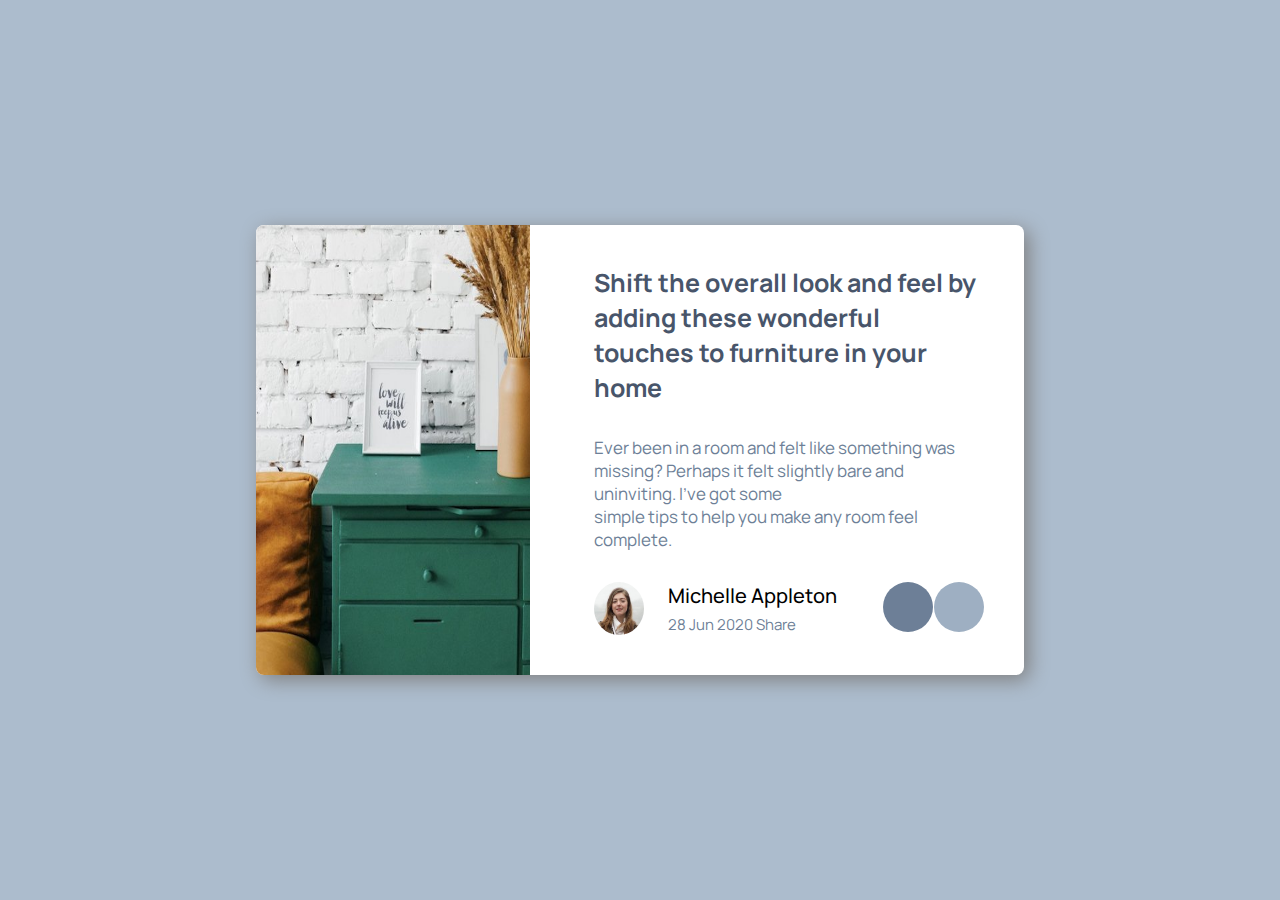
<file: artical/index.html>
<!DOCTYPE html>
<html lang="en">
<head>
    <meta charset="UTF-8">
    <meta name="viewport" content="width=device-width, initial-scale=1.0">
    <title>Document</title>
    <link rel="stylesheet" href="style.css">
    <link rel="preconnect" href="https://fonts.googleapis.com">
<link rel="preconnect" href="https://fonts.gstatic.com" crossorigin>
<link href="https://fonts.googleapis.com/css2?family=Manrope:wght@200..800&display=swap" rel="stylesheet">
<link rel="stylesheet" href="https://cdnjs.cloudflare.com/ajax/libs/font-awesome/6.6.0/css/all.min.css" integrity="sha512-Kc323vGBEqzTmouAECnVceyQqyqdsSiqLQISBL29aUW4U/M7pSPA/gEUZQqv1cwx4OnYxTxve5UMg5GT6L4JJg==" crossorigin="anonymous" referrerpolicy="no-referrer" />
</head>
<body>
    <section class="hero">
        <div class="card">
            <div class="left">
                <img src="images/drawers.jpg" alt="">
            </div>
            <div class="right">
                <h2>Shift the overall look and feel by <br>adding these wonderful touches to furniture in your home </h2>
                <p>Ever been in a room and felt like something was missing? Perhaps it felt slightly bare and uninviting. I’ve got some <br> simple tips to help you make any room feel complete.</p>
                <div class="person_details">
                    <div>
                        <img src="images/avatar-michelle.jpg" alt="img">
                        <div class="person_name">
                            <div class="title">Michelle Appleton</div>
                            <p>28 Jun 2020 Share</p>
                        </div>
                    </div>
                
                    <button class="button" id="toggle-button">
                        <i class="fa-solid fa-share"></i>
                    </button>
                    <button class="button" id="close-button">
                        <i class="fa-solid fa-share"></i>
                    </button>

                    <div class="social_link">
                        <h3>S H A R E</h3>
                        <div class="icons">
                        <a href="#">
                            <i class="fa-brands fa-square-facebook"></i>
                        </a>
                        <a href="#">
                            <i class="fa-brands fa-twitter"></i>
                        </a>
                        <a href="#">
                            <i class="fa-brands fa-pinterest"></i>
                        </a>
                    </div>
                    </div>
                </div>
            </div>

            
        </div>
    </section>

    <script src="script.js"></script>
</body>
</html>
</file>
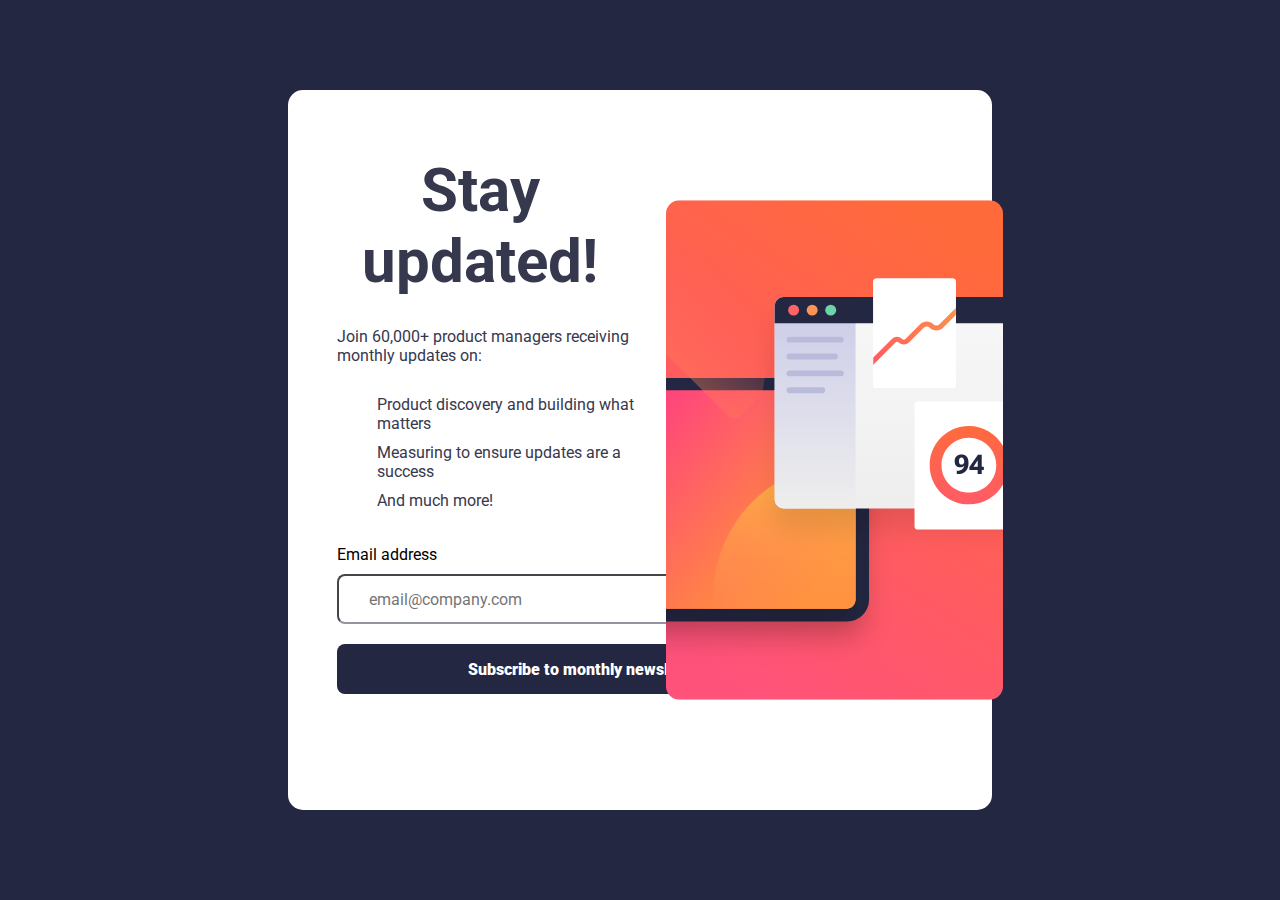
<file: Email validator/index.html>
<!DOCTYPE html>
<html lang="en">
<head>
    <meta charset="UTF-8">
    <meta name="viewport" content="width=device-width, initial-scale=1.0">
    <title>Document</title>
    <link rel="stylesheet" href="style.css">
    <link rel="preconnect" href="https://fonts.googleapis.com">
<link rel="preconnect" href="https://fonts.gstatic.com" crossorigin>
<link href="https://fonts.googleapis.com/css2?family=Roboto:ital,wght@0,100;0,300;0,400;0,500;0,700;0,900;1,100;1,300;1,400;1,500;1,700;1,900&display=swap" rel="stylesheet">

<link rel="stylesheet" href="https://cdnjs.cloudflare.com/ajax/libs/font-awesome/6.6.0/css/all.min.css" integrity="sha512-Kc323vGBEqzTmouAECnVceyQqyqdsSiqLQISBL29aUW4U/M7pSPA/gEUZQqv1cwx4OnYxTxve5UMg5GT6L4JJg==" crossorigin="anonymous" referrerpolicy="no-referrer" />
</head>
<body>
    <div class="card container" id="card1">
        <div class="left">
            <h1>Stay updated!</h1>
            <p>Join 60,000+ product managers receiving monthly updates on:</p>
            <ul>
                <li>Product discovery and building what matters</li>
                <li> Measuring to ensure updates are a success</li>
                <li>And much more!</li>
            </ul>
            <form action="#">
                <label for="email">Email address</label>
                <span id="feedback"></span>
                <br>
                <input type="email" name="email" id="email" placeholder="email@company.com" oninput="checkinput()">
                <br>
                <input type="submit" value="Subscribe to monthly newsletter" id="submit">
            </form>
        </div>
        <div class="right">
            <img src="images/illustration-sign-up-desktop.svg" alt="">
            <img src="images/illustration-sign-up-mobile.svg" alt="" id="img2">
        </div>
    </div>

    <div class="card2" id="card2">
        <i class="fa-solid fa-circle-check"></i>

        <h1>Thanks for subscribing!</h1>

        <p>A confirmation email has been sent to <span id="email_print"></span>. Please open it and click the button inside to confirm your subscription.</p>

        <button class="btn" id="btn">Dismiss message</button>
    </div>


    <script src="script.js"></script>
</body>
</html>
</file>
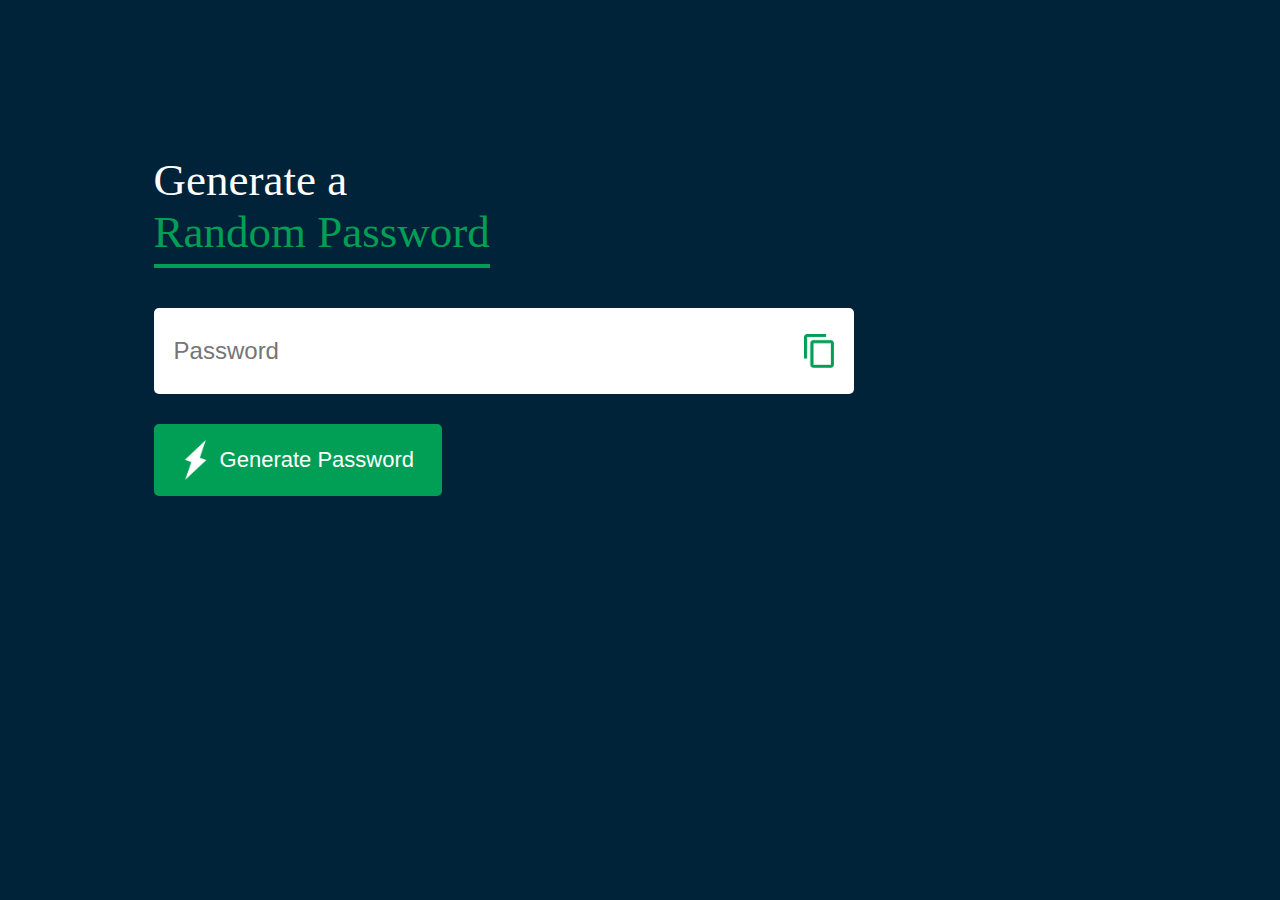
<file: generate password/index.html>
<!DOCTYPE html>
<html lang="en">
<head>
    <meta charset="UTF-8">
    <meta name="viewport" content="width=device-width, initial-scale=1.0">
    <title>Document</title>
    <link rel="stylesheet" href="style.css">
</head>
<body>
    <div class="container">
        <h1>Generate a <br><span> Random Password</span></h1>
        <div class="display">
            <input type="text" id="password" placeholder="Password">
            <img src="image/images/copy.png" onclick="copyPassword()">
        </div>
        <button onclick="createPassword()"><img src="image/images/generate.png" >Generate Password</button>
    </div>
    <script src="script.js"></script>
</body>
</html>
</file>
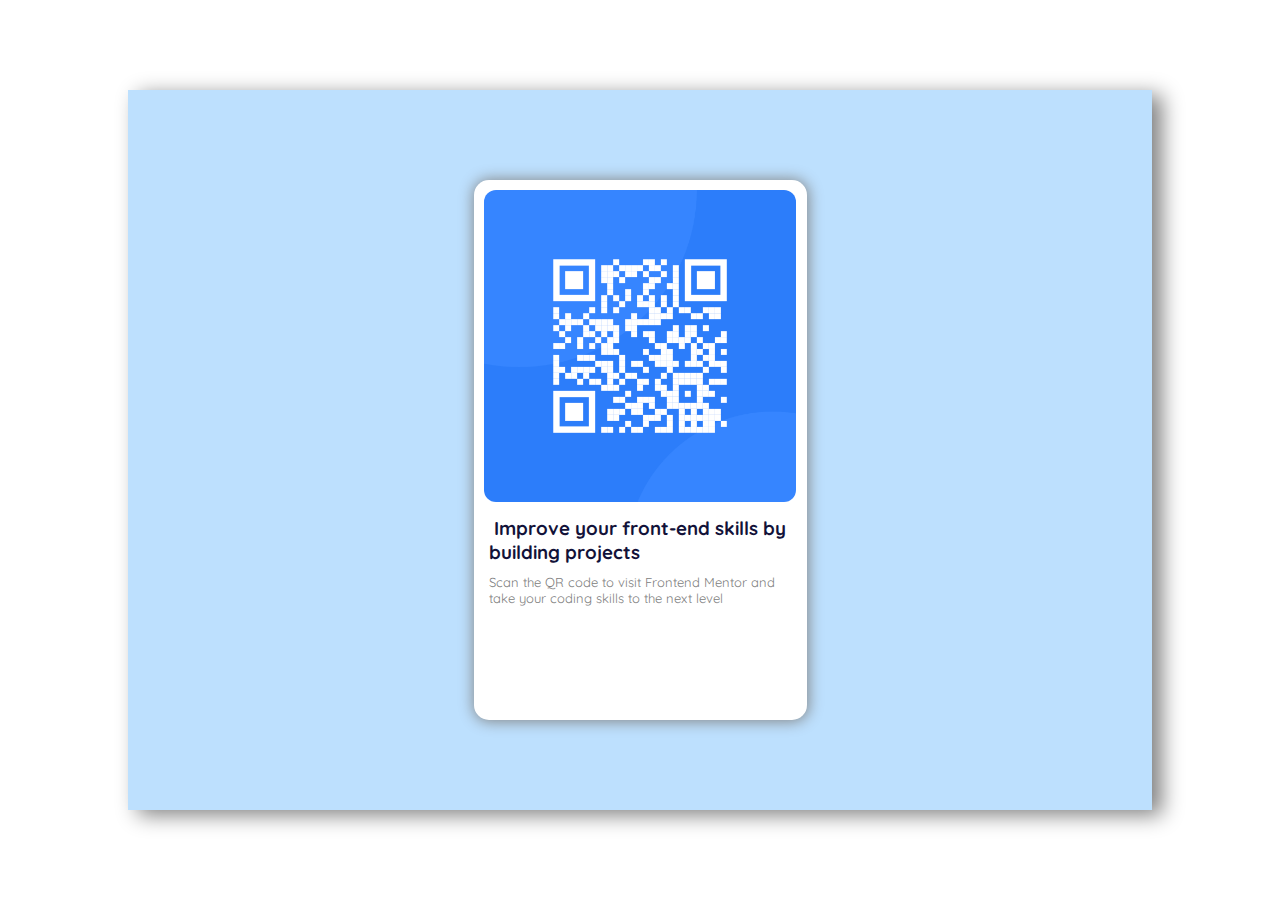
<file: git-test-main/index.html>
<!DOCTYPE html>
<html lang="en">
<head>
    <meta charset="UTF-8">
    <meta name="viewport" content="width=device-width, initial-scale=1.0">
    <title>Document</title>
    <link rel="stylesheet" href="style.css">
    <link rel="preconnect" href="https://fonts.googleapis.com">
<link rel="preconnect" href="https://fonts.gstatic.com" crossorigin>
<link href="https://fonts.googleapis.com/css2?family=Quicksand:wght@300..700&display=swap" rel="stylesheet">
</head>
<body>
    <div class="display">
        <div class="panel">
            <div class="qr-code-card">
                <img src="image-qr-code.png" alt="qr-code">
                <div class="qr-details">
                    <h3><span>Improve your front-end</span> skills by building projects</h3>
                    <p>Scan the QR code to visit Frontend Mentor and take your coding skills to the next level</p>
                </div>
            </div>
        </div>
    </div>
</body>
</html>
</file>
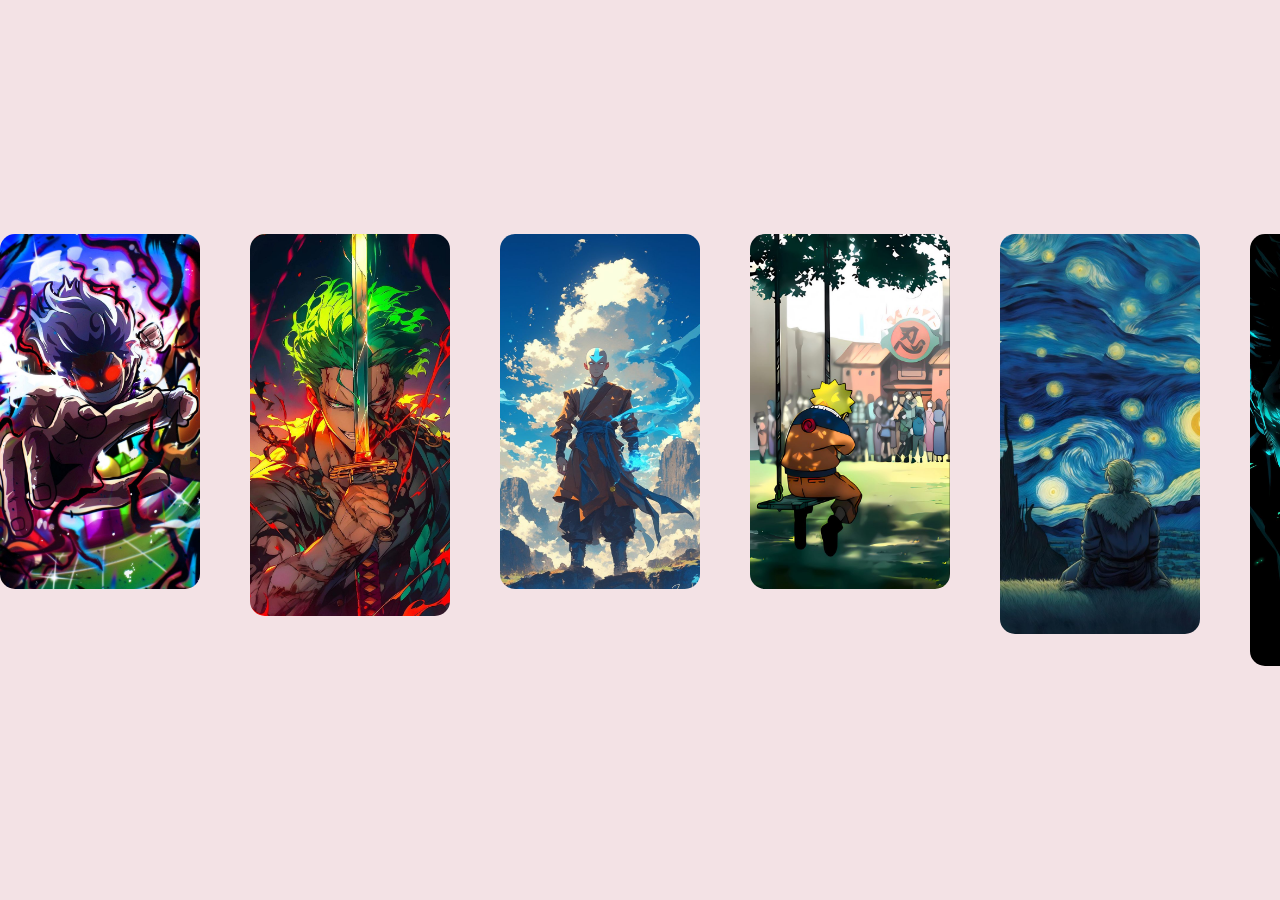
<file: infinite carousel/index.html>
<!DOCTYPE html>
<html lang="en">
<head>
    <meta charset="UTF-8">
    <meta name="viewport" content="width=device-width, initial-scale=1.0">
    <title>Document</title>
    <link rel="stylesheet" href="style.css">
</head>
<body>
    <div class="container">
        <div class="wrap">
            <img src="image/pic1.jpg" alt="">
            <img src="image/pic2.jpg" alt="">
            <img src="image/pic3.jpg" alt="">
            <img src="image/pic4.jpg" alt="">
            <img src="image/pic5.jpg" alt="">
            <img src="image/pic6.jpg" alt="">
            <img src="image/pic7.jpg" alt="">
        </div>
    </div>
</body>
</html>
</file>
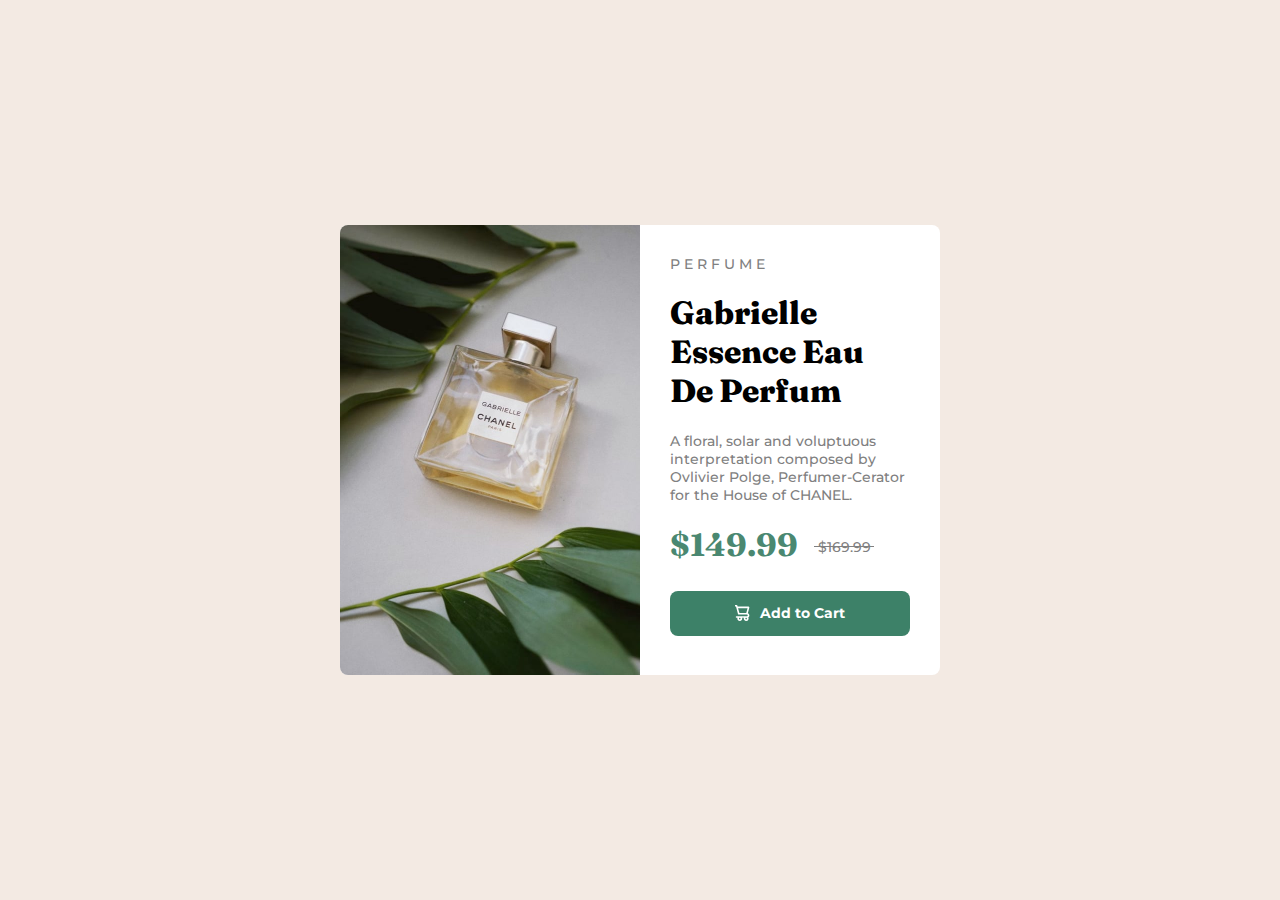
<file: product/index.html>
<!DOCTYPE html>
<html lang="en">
<head>
    <meta charset="UTF-8">
    <meta name="viewport" content="width=device-width, initial-scale=1.0">
    <link rel="icon" type="image/png" sizes="32x32" href="./images/favicon-32x32.png">
  
  <title>Frontend Mentor | Product preview card component</title>
    <link rel="stylesheet" href="style.css">
    <link rel="stylesheet" href="mobile.css">
    <link rel="preconnect" href="https://fonts.googleapis.com">
<link rel="preconnect" href="https://fonts.gstatic.com" crossorigin>
<link href="https://fonts.googleapis.com/css2?family=Montserrat:ital,wght@0,100..900;1,100..900&display=swap" rel="stylesheet">
<link href="https://fonts.googleapis.com/css2?family=Fraunces:ital,opsz,wght@0,9..144,100..900;1,9..144,100..900&family=Montserrat:ital,wght@0,100..900;1,100..900&display=swap" rel="stylesheet">
</head>
<body>
    <div class="display">
        <div class="product-card">
            <div class="left">
            
            </div>
            <div class="right">
                <div class="product-details">
                <div class="head">
                    <p>P E R F U M E</p>
                    <H2>Gabrielle Essence Eau De Perfum</H2>
                </div>
                <div class="product-discription">
                    <p>A floral, solar and voluptuous interpretation composed by Ovlivier Polge, Perfumer-Cerator for the House of CHANEL.</p>
                </div>
                <div class="product-pricing">
                    <h1>$149.99</h1>
                    <div class="last-price">
                        <div class="line"></div>
                        <p>$169.99</p>
                    </div>
                </div>
                <div class="btn">
                    <button>
                        <img src="images/icon-cart.svg" alt="">
                        <p>Add to Cart</p>
                    </button>
                </div>
            </div>
            </div>
        </div>
    </div>
</body>
</html>
</file>
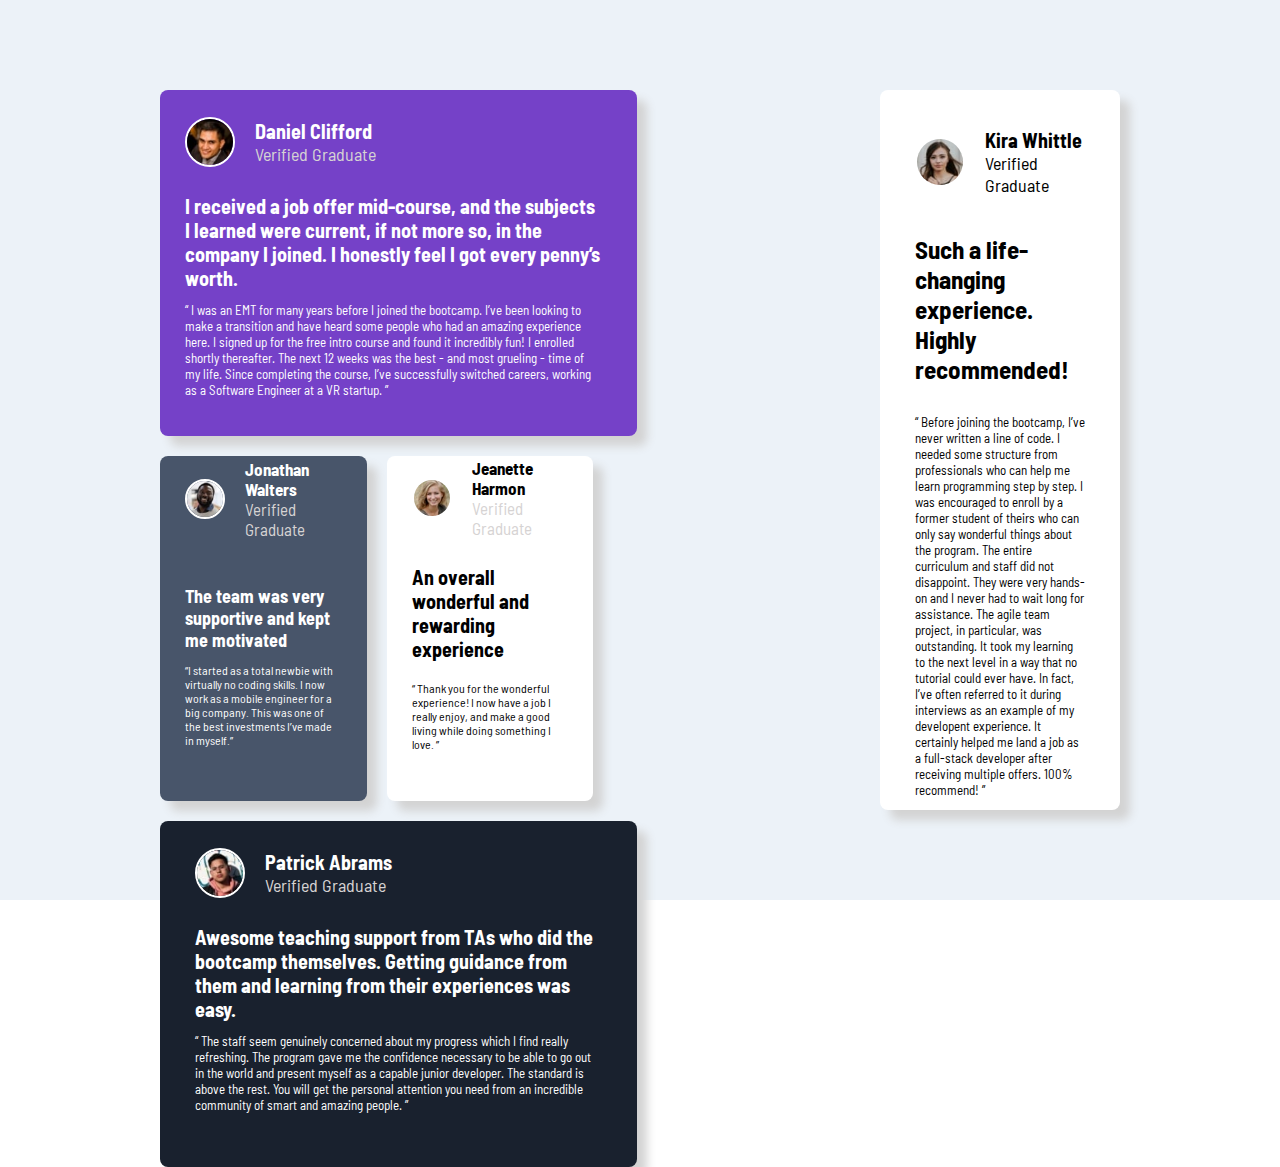
<file: Testimonials/index.html>
<!DOCTYPE html>
<html lang="en">
<head>
    <meta charset="UTF-8">
    <meta name="viewport" content="width=device-width, initial-scale=1.0">
    <title>Document</title>
    <link rel="stylesheet" href="style.css">
    <link rel="preconnect" href="https://fonts.googleapis.com">
<link rel="preconnect" href="https://fonts.gstatic.com" crossorigin>
<link href="https://fonts.googleapis.com/css2?family=Barlow+Semi+Condensed:ital,wght@0,100;0,200;0,300;0,400;0,500;0,600;0,700;0,800;0,900;1,100;1,200;1,300;1,400;1,500;1,600;1,700;1,800;1,900&display=swap" rel="stylesheet">
</head>
<body>
    <div class="display">
        <section class="panel">
            <div class="left">
                <div class="container">
                    <div class="first">
                        <div class="head">
                            <img src="images/image-daniel.jpg" alt="">
                            <div class="name">
                                <div class="title">Daniel Clifford</div>
                                <p>Verified Graduate</p>
                            </div>
                        </div>
                        <div class="main">
                            <h3>I received a job offer mid-course, and the subjects I learned were current, if not more so, in the company I joined. I honestly feel I got every penny’s worth.</h3>
                            <p>“ I was an EMT for many years before I joined the bootcamp. I’ve been looking to make a transition and have heard some people who had an amazing experience here. I signed up for the free intro course and found it incredibly fun! I enrolled shortly thereafter. The next 12 weeks was the best - and most grueling - time of my life. Since completing the course, I’ve successfully switched careers, working as a Software Engineer at a VR startup. ” </p>
                        </div>
                    </div>
                    <div class="second">
                        <div class="head">
                            <img src="images/image-jonathan.jpg" alt="">
                            <div class="name">
                                <div class="title">Jonathan Walters</div>
                                <p>Verified Graduate</p>
                            </div>
                        </div>
                        <div class="main">
                            <h3>The team was very supportive and kept me motivated </h3>
                            <p>“I started as a total newbie with virtually no coding skills. I now work as a mobile engineer for a big company. This was one of the best investments I’ve made in myself.”</p>
                        </div>
                    </div>
                    <div class="third">
                        <div class="head">
                            <img src="images/image-jeanette.jpg" alt="">
                            <div class="name">
                                <div class="title">Jeanette Harmon</div>
                                <p>Verified Graduate</p>
                            </div>
                        </div>
                        <div class="main">
                            <h3> An overall wonderful and rewarding experience</h3>
                            <p> “ Thank you for the wonderful experience! I now have a job I really enjoy, and make a good living while doing something I love. ” </p>
                        </div>
                    </div>
                    <div class="fourth">
                        <div class="head">
                            <img src="images/image-patrick.jpg" alt="">
                            <div class="name">
                                <div class="title">Patrick Abrams</div>
                                <p>Verified Graduate</p>
                            </div>
                        </div>
                        <div class="main">
                            <h3>Awesome teaching support from TAs who did the bootcamp themselves. Getting guidance from them and learning from their experiences was easy.</h3>
                            <p>“ The staff seem genuinely concerned about my progress which I find really refreshing. The program gave me the confidence necessary to be able to go out in the world and present myself as a capable junior developer. The standard is above the rest. You will get the personal attention you need from an incredible community of smart and amazing people. ” </p>
                        </div>
                    </div>
                </div>
            </div>
            <div class="right">
                <div class="head">
                    <img src="images/image-kira.jpg" alt="">
                    <div class="name">
                        <div class="title">Kira Whittle </div>
                        <p>Verified Graduate</p>
                    </div>
                </div>
                <div class="main">
                    <h3>Such a life-changing experience. Highly recommended! </h3>
                    <p> “ Before joining the bootcamp, I’ve never written a line of code. I needed some structure from professionals who can help me learn programming step by step. I was encouraged to enroll by a former student of theirs who can only say wonderful things about the program. The entire curriculum and staff did not disappoint. They were very hands-on and I never had to wait long for assistance. The agile team project, in particular, was outstanding. It took my learning to the next level in a way that no tutorial could ever have. In fact, I’ve often referred to it during interviews as an example of my developent experience. It certainly helped me land a job as a full-stack developer after receiving multiple offers. 100% recommend! ” </p>
                </div>
            </div>
        </section>
    </div>
</body>
</html>
</file>
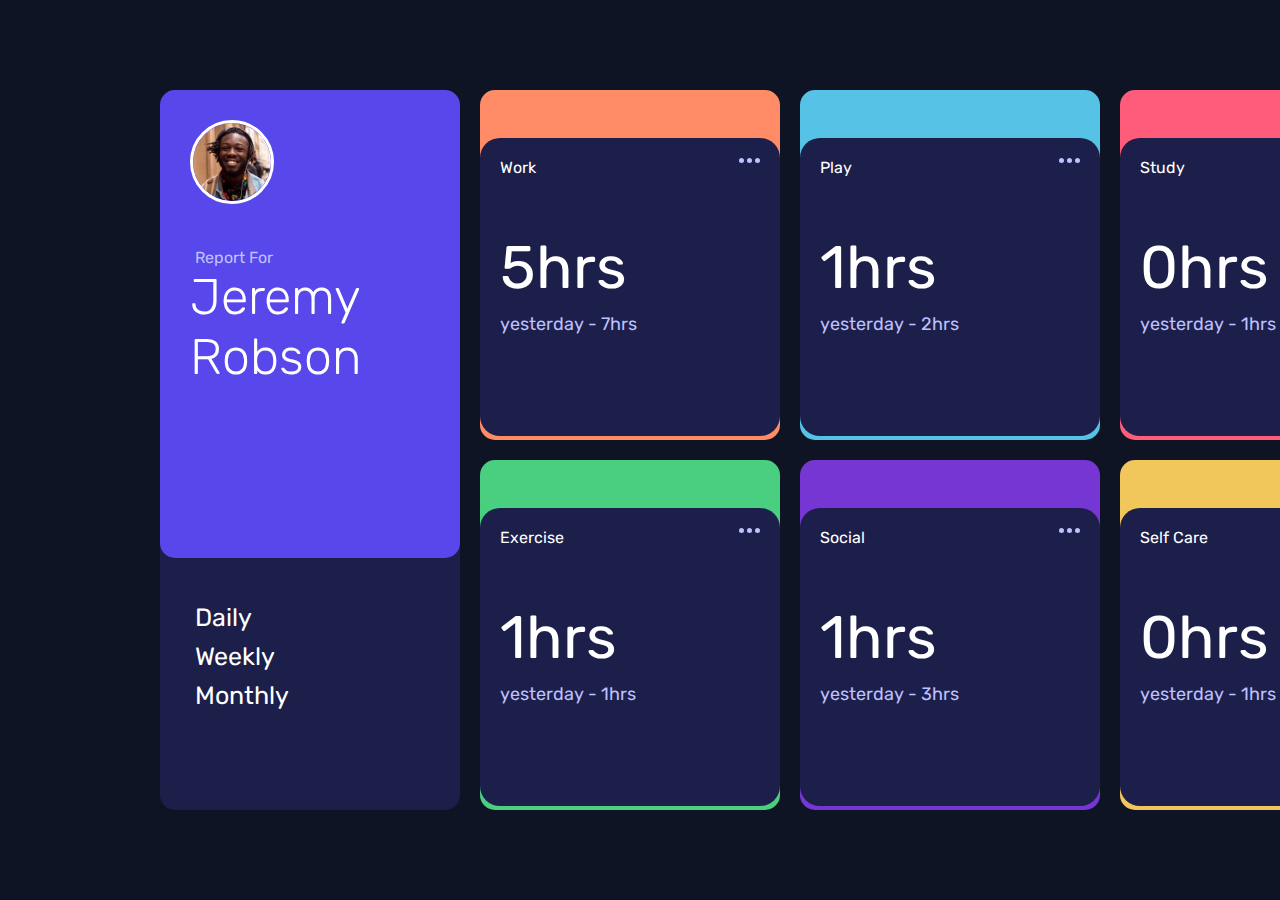
<file: time-tracking-dashboard/index.html>
<!DOCTYPE html>
<html lang="en">
<head>
    <meta charset="UTF-8">
    <meta name="viewport" content="width=device-width, initial-scale=1.0">
    <title>Document</title>
    <link rel="stylesheet" href="style.css">
    <link rel="preconnect" href="https://fonts.googleapis.com">
<link rel="preconnect" href="https://fonts.gstatic.com" crossorigin>
<link href="https://fonts.googleapis.com/css2?family=Roboto:ital,wght@0,100;0,300;0,400;0,500;0,700;0,900;1,100;1,300;1,400;1,500;1,700;1,900&family=Rubik:ital,wght@0,300..900;1,300..900&display=swap" rel="stylesheet">
</head>
<body>
    <div class="container">
        <div class=" user-card container-items">
            <div class="person-details">
                <img src="images/image-jeremy.png" alt="images">
                <p>Report For</p>
                <h1>Jeremy Robson</h1>
            </div>
            <div class="person-button">
                <p id="daily">Daily</p>
                <p id="weekly">Weekly</p>
                <p id="monthly">Monthly</p>
            </div>
        </div>
        <div class="work container-items">
            
            <div class="content">
                <div class="row1">
                    <p id="title-0">Work</p>
                    <svg width="21" height="5" xmlns="http://www.w3.org/2000/svg"><path d="M2.5 0a2.5 2.5 0 1 1 0 5 2.5 2.5 0 0 1 0-5Zm8 0a2.5 2.5 0 1 1 0 5 2.5 2.5 0 0 1 0-5Zm8 0a2.5 2.5 0 1 1 0 5 2.5 2.5 0 0 1 0-5Z" fill="#BBC0FF" fill-rule="evenodd"/></svg>
                </div>
                <div class="row2">
                    <p id="current-0">32hrs <span>Last Week - 16hrs</span></p>
                </div>
            </div>
        </div>
        <div class="play container-items">
            
            <div class="content">
                <div class="row1">
                    <p id="title-1">Play</p>
                    <svg width="21" height="5" xmlns="http://www.w3.org/2000/svg"><path d="M2.5 0a2.5 2.5 0 1 1 0 5 2.5 2.5 0 0 1 0-5Zm8 0a2.5 2.5 0 1 1 0 5 2.5 2.5 0 0 1 0-5Zm8 0a2.5 2.5 0 1 1 0 5 2.5 2.5 0 0 1 0-5Z" fill="#BBC0FF" fill-rule="evenodd"/></svg>
                </div>
                <div class="row2">
                    <p id="current-1">10hrs <span>Last Week - 8hrs</span></p>
                </div>
            </div>
        </div>
        <div class="study container-items">
            
            <div class="content">
                <div class="row1">
                    <p id="title-2">Study</p>
                    <svg width="21" height="5" xmlns="http://www.w3.org/2000/svg"><path d="M2.5 0a2.5 2.5 0 1 1 0 5 2.5 2.5 0 0 1 0-5Zm8 0a2.5 2.5 0 1 1 0 5 2.5 2.5 0 0 1 0-5Zm8 0a2.5 2.5 0 1 1 0 5 2.5 2.5 0 0 1 0-5Z" fill="#BBC0FF" fill-rule="evenodd"/></svg>
                </div>
                <div class="row2">
                    <p id="current-2">4hrs <span>Last Week - 7hrs</span></p>
                </div>
            </div>
        </div>
        <div class="exercise container-items">
            
            <div class="content">
                <div class="row1">
                    <p id="title-3">Exercise</p>
                    <svg width="21" height="5" xmlns="http://www.w3.org/2000/svg"><path d="M2.5 0a2.5 2.5 0 1 1 0 5 2.5 2.5 0 0 1 0-5Zm8 0a2.5 2.5 0 1 1 0 5 2.5 2.5 0 0 1 0-5Zm8 0a2.5 2.5 0 1 1 0 5 2.5 2.5 0 0 1 0-5Z" fill="#BBC0FF" fill-rule="evenodd"/></svg>
                </div>
                <div class="row2">
                    <p id="current-3">4hrs <span >Last Week - 5hrs</span></p>
                </div>
            </div>
        </div>
        <div class="social container-items">
            
            <div class="content">
                <div class="row1">
                    <p id="title-4">Social</p>
                    <svg width="21" height="5" xmlns="http://www.w3.org/2000/svg"><path d="M2.5 0a2.5 2.5 0 1 1 0 5 2.5 2.5 0 0 1 0-5Zm8 0a2.5 2.5 0 1 1 0 5 2.5 2.5 0 0 1 0-5Zm8 0a2.5 2.5 0 1 1 0 5 2.5 2.5 0 0 1 0-5Z" fill="#BBC0FF" fill-rule="evenodd"/></svg>
                </div>
                <div class="row2">
                    <p id="current-4">5hrs <span >Last Week - 10hrs</span></p>
                </div>
            </div>
        </div>
        <div class="self-care container-items">
           
            <div class="content">
                <div class="row1">
                    <p id="title-5">Self Care</p>
                    <svg width="21" height="5" xmlns="http://www.w3.org/2000/svg"><path d="M2.5 0a2.5 2.5 0 1 1 0 5 2.5 2.5 0 0 1 0-5Zm8 0a2.5 2.5 0 1 1 0 5 2.5 2.5 0 0 1 0-5Zm8 0a2.5 2.5 0 1 1 0 5 2.5 2.5 0 0 1 0-5Z" fill="#BBC0FF" fill-rule="evenodd"/></svg>
                </div>
                <div class="row2">
                    <p id="current-5">2hrs <span>Last Week - 2hrs</span></p>
                </div>
            </div>
        </div>
    </div>
    <script src="script.js"></script>
</body>
</html>
</file>
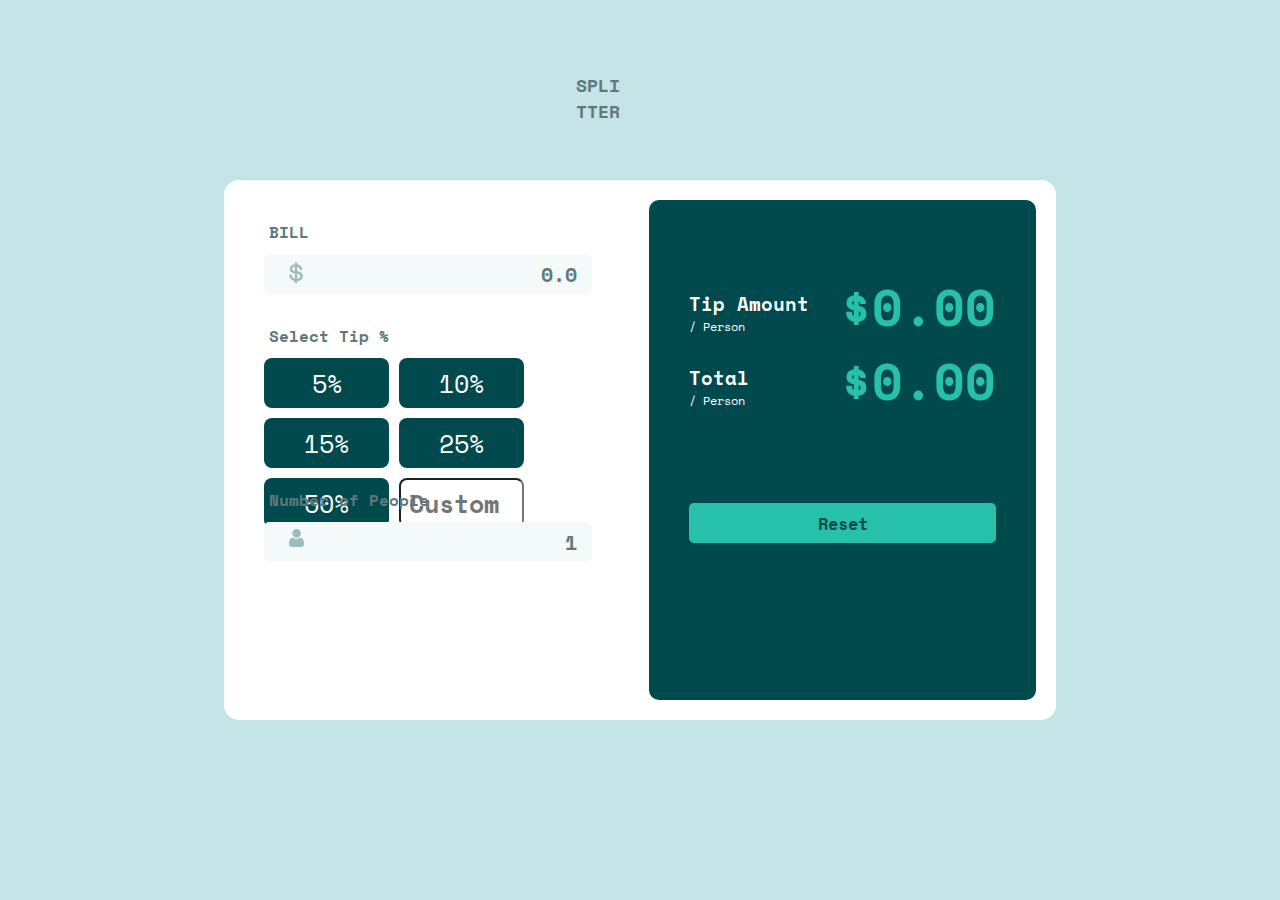
<file: tip calculator/index.html>
<!DOCTYPE html>
<html lang="en">
<head>
    <meta charset="UTF-8">
    <meta name="viewport" content="width=device-width, initial-scale=1.0">
    <title>Document</title>
    <link rel="stylesheet" href="style.css">
    <link rel="preconnect" href="https://fonts.googleapis.com">
<link rel="preconnect" href="https://fonts.gstatic.com" crossorigin>
<link href="https://fonts.googleapis.com/css2?family=Roboto:ital,wght@0,100;0,300;0,400;0,500;0,700;0,900;1,100;1,300;1,400;1,500;1,700;1,900&family=Rubik:ital,wght@0,300..900;1,300..900&family=Space+Mono:ital,wght@0,400;0,700;1,400;1,700&display=swap" rel="stylesheet">
<link rel="stylesheet" href="https://cdnjs.cloudflare.com/ajax/libs/font-awesome/6.6.0/css/all.min.css" integrity="sha512-Kc323vGBEqzTmouAECnVceyQqyqdsSiqLQISBL29aUW4U/M7pSPA/gEUZQqv1cwx4OnYxTxve5UMg5GT6L4JJg==" crossorigin="anonymous" referrerpolicy="no-referrer" />
</head>
<body>
    <p class="sticker">SPLI<br>TTER</p>
    <div class="calculator container">
        <div class="main">
            <p>BILL</p>
            <p id="validation1">can't be empty</p>
            <input type="number" id="tip"  >
            <p class="select-tip">Select Tip %</p>
            <div class="tip_buttons">
                <button id="buttons" value="5">5%</button>
                <button id="buttons" value="5">10%</button>
                <button id="buttons" value="5">15%</button>
                <button id="buttons" value="5">25%</button>
                <button id="buttons" value="5">50%</button>
                <input type="number" placeholder="Custom" id="custom">
            </div>
            <div class="person">
                <p>Number of People</p>
                <p id="validation2">can't be empty</p>
                <input type="number" id="person">
            </div>
        </div>
        <div class="section">
            <div class="tip-total">
                <div class="lables">
                    <h3>Tip Amount</h3>
                    <p>/ Person</p>
                </div>
                <div class="tip-price" id="tip-price">$4.27</div>
            </div>

            <div class="total">
                <div class="lables">
                    <h3>Total</h3>
                    <p>/ Person</p>
                </div>
                <div class="total-price" id="total_price">$32.79</div>
            </div>

            <button class="reset" id="reset">Reset</button>
        </div>
    </div>

    <script src="script.js"></script>
</body>
</html>
</file>
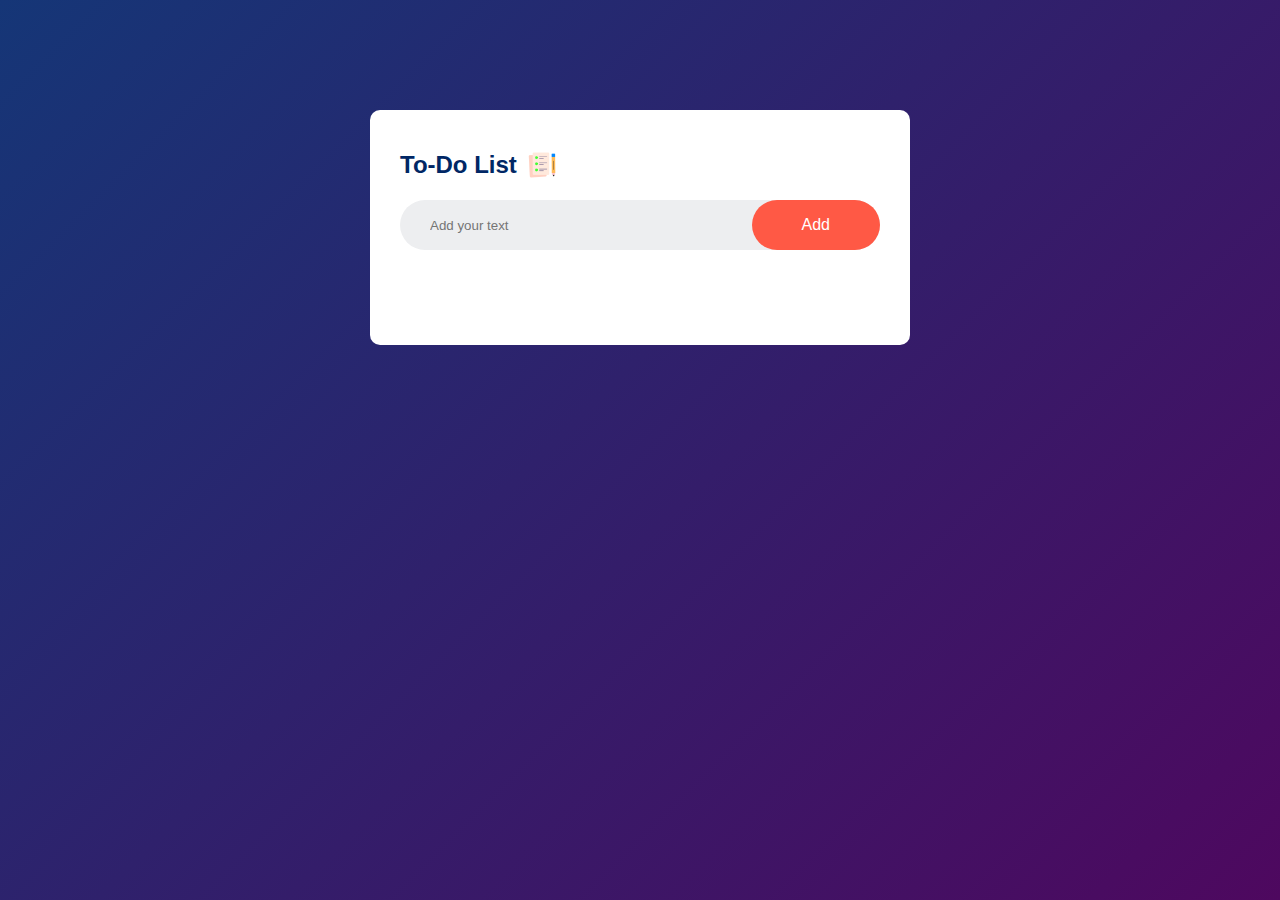
<file: todo list/index.html>
<!DOCTYPE html>
<html lang="en">
<head>
    <meta charset="UTF-8">
    <meta name="viewport" content="width=device-width, initial-scale=1.0">
    <title>Document</title>
    <link rel="stylesheet" href="style.css">
</head>
<body>
    <div class="container">
        <div class="todo-app">
            <h2>To-Do List <img src="images/icon.png"> </h2>
            <div class="row">
                <input type="text" id="input-box" placeholder="Add your text">
                <button onclick="addTask()">Add</button>
            </div>
            <ul id="list-container">
                <!-- <li class="checked">Task 1</li>
                <li>Task 2</li>
                <li>Task 3</li> -->
            </ul>
        </div>
    </div>
    <script src="script.js"></script>
</body>
</html>
</file>
<file: artical/style.css>
*{
    margin:0;
    padding: 0;
    box-sizing: border-box;
    font-family: manrope;
}

:root{
    --first-color:hsl(217, 19%, 35%);
    --second-color: hsl(214, 17%, 51%);
    --third-color:hsl(212, 23%, 69%);
    --fourth-color:hsl(211, 25%, 74%);
}

html,body{
    height: 100%;
    width: 100%;
}

section{
    height: 100%;
    width: 100%;
    background: var(--fourth-color);
    display: flex;
    justify-content: center;
    align-items: center;
}

.card{
    height: 50%;
    width: 60%;
    background: #fff;
    display: flex;
    border-radius: 8px;
    overflow: hidden;
    box-shadow: 5px 5px 20px gray;
}

.left{
    height: 100%;
    width: 37%;
    overflow: hidden;
}

.left img{
    width: 440px;
}

.right{
    width: 63%;
    display: flex;
    flex-direction: column;
    row-gap: 1.5rem;
    padding: 40px;
}

.right h2{
    font-size: 25px;
    color: var(--first-color);
}

.right p{
    font-size: 17px;
    color: var(--second-color);
}

.person_details{
    display: flex;
    width: 100%;
}

 div{
    display: flex;
    column-gap: 1.5rem;
    justify-content: space-between;
}

.person_details img{
    width: 50px;
    border-radius: 50%;
}

.person_name{
    display: flex;
    flex-direction: column;
    gap: .3rem;
}

.title{
    font-size: 20px;
    font-weight: 500;
}

.person_name p{
    font-size: 15px;
}

#toggle-button{
    width: 50px;
    height: 50px;
    border-radius: 50%;
    border: none;
    background: var(--third-color);
    color: var(--second-color);
    cursor: pointer;
    z-index: 1;
}

#close-button{
    position: absolute;
    width: 50px;
    height: 50px;
    border-radius: 50%;
    border: none;
    background: var(--second-color);
    color: var(--third-color);
    cursor: pointer;
    right: 347px;
    z-index: 0;
}

/* =============== Social Link =============== */

.social_link{
    position: absolute;
    display: flex;
    justify-content: space-evenly;
    gap: 5px;
    align-items: center;
    opacity: 0;
    height: 60px;
    width: 300px;
    background-color: var(--first-color);
    right: 170px;
    bottom: 260px;
    border-radius: 15px;
    transform: translateY(27px);
    transition: ease .4s;
}

.show-menu{
    opacity: 1;
    margin-bottom: 50px;
}

.show-button{
    opacity: 0;
    margin-right: 50px;
}

.social_link  h3{
    color: var(--third-color);
}

.social_link a{
    text-decoration: none;
    color: #fff;
    font-size: 25px;
}


/* ================================== MOBILE ================================== */

@media screen and (max-width:340px) {
    .hero{
        height: 100%;
        width: 100%;
    }

    .card{
        height: 73%;
        width: 95%;
        display: grid;
    }
    .left{
        height: 200px;
        width: 100%;
    }
    .left img{
        height: 230px;
    }
    .right{
        display: grid;
        gap: 10px;
        height:px ;
        gap:0;
        width: 100%;
        padding: 30px;

    }
    .right h2{
        font-size: 16px;
    }
    .right p{
        margin-top: 20px;
        font-size: 13px;
        
    
    }
    .person_details{
        margin-top: 30px;
    }


    div img{
        height: 60px;
        width: 60px;
    }

    .person_name {
        margin-top: 10px;
        height: 20px;
        column-gap: 1px;
    }
    .title{
        font-size: 14px;
    }
    .person_name p{
        margin-top: 0;
    }

   
    #close-button{
        position: absolute;
        width: 40px;
        height: 40px;
        border-radius: 50%;
        border: none;
        background: var(--second-color);
        color: var(--third-color);
        cursor: pointer;
        right: 15px;
        bottom: 110px;
        z-index: 2;
    }

    #toggle-button{
        margin-top: 10px;
        width: 40px;
        height: 40px;
        border-radius: 50%;
        border: none;
        background: var(--third-color);
        color: var(--second-color);
        cursor: pointer;
        z-index: 1;
    }

    .social_link{
        position: absolute;
        display: flex;
        justify-content: start;
        gap: 20px;
        align-items: center;
        opacity: 0;
        height: 70px;
        width: 320px;
        background-color: var(--first-color);
        right: 8px;
        bottom: 70px;
        border-radius: 0 0px 8px 8px;
        transform: translateY(27px);
        transition: ease .4s;
    }

    .social_link h3{
        margin-left: 20px;
    }
    
}
</file>
<file: Email validator/style.css>
*{
    margin: 0;
    padding: 0;
    box-sizing: border-box;
    font-family: "Roboto";
}

html,body{
    height: 100%;
    width: 100%;
    background: hsl(234, 29%, 20%);  
}

.card{
    position: absolute;
    top: 50%;
    left: 50%;
    transform: translate(-50%,-50%);
    height: 80%;
    width: 55%;
    background: #fff;
    border-radius: 15px;
    padding: 15px;
}

.container{
    display: flex;
    justify-content: space-around;
}

.left{
    height: 100%;
    width: 50%;
    padding: 50px 0 50px 0;
    
}

.left h1{
    text-align: center;
    font-size: 60px;
    color: hsl(235, 18%, 26%);
}

.left p{
    margin-left: 25px;
    margin-top: 30px;
    color: hsl(235, 18%, 26%);
}

.left ul {
    margin-top: 30px;
    margin-left: 40px;
}

.left ul li{
    margin-top: 10px;
    list-style: none;
    padding-left: 25px;
    color: hsl(235, 18%, 26%);
}

 ul li::marker{
    content: "\f058"; /* FontAwesome Unicode */
    font-family: 'FontAwesome';
    color: hsl(4, 100%, 67%);
}


form{
    margin-top: 35px;
    margin-left: 25px;
    
}

#email{
    margin-top: 10px;
    height: 50px;
    width: 52vh;
    font-size: 16px;
    padding-left: 30px;
    border-radius: 8px;
    color: (231, 7%, 60%);
    border-color: hsl(231, 7%, 60%);
}

#submit{
    margin-top: 20px;
    height: 50px;
    width: 52vh;
    font-size: 16px;
    font-weight: 900;
    color: #fff;
    background: hsl(234, 29%, 20%);
    padding-left: 30px;
    border-radius: 8px;
    color: (231, 7%, 60%);
    border:none;
    transition: ease 0.4s;
}

#submit:hover{
    background: linear-gradient(to right, rgb(255, 0, 93),hsl(4, 100%, 67%));
    box-shadow: 2px 5px 30px  red;
}

#feedback{
    margin-left: 115px;
    color: rgb(255, 98, 87);
    font-weight: 500;
}

.color{
    background: rgba(255, 98, 87, 0.4);
}

.right{
    margin-right: -35px;
    display: flex;
    justify-content: center;
    align-items: center;
    height: 100%;
    width: 50%;
    overflow: hidden;
}

#img2{
    display: none;
}

/* ================== CARD 2 ================= */

.card2{
    display: none; 
    position: absolute;
    top: 50%;
    left: 50%;
    transform: translate(-50%,-50%);
    height: 70%;
    width: 30%;
    background: #fff;
    border-radius: 15px;
    padding: 50px;
}

#check{
    width: 50px;
}

.card2 h1{
    font-size: 45px;
    color: hsl(235, 18%, 26%);
    margin-top: 25px;
}


.right img{
    height: 100%;
    width: 100%;
    
}

.card2 i{
    font-size: 70px;
    color: hsl(4, 100%, 67%);
}

.card2 p{
    margin-top: 25px;
    font-size: 16px;
}

.card2 span{
    font-weight: 500;
}

.btn {
    margin-top: 35px;
    height: 50px;
    width: 52vh;
    font-size: 16px;
    font-weight: 900;
    color: #fff;
    text-align: center;
    background: hsl(234, 29%, 20%);
    padding-left: 30px;
    border-radius: 8px;
    color: (231, 7%, 60%);
    border:none;
    transition: ease 0.4s;
}

.btn:hover{
    background: linear-gradient(to right, rgb(255, 0, 93),hsl(4, 100%, 67%));
    box-shadow: 2px 5px 30px  red;
}

/* ====================== mobile ==================== */

@media screen and (max-width:370px) {

    .card{
        position: absolute;
        height: 100%;
        width: 100%;
        background: #fff;
        border-radius: 0;
        padding: 0;
    }

  
    .container{
        display: flex;
        flex-direction: column;
        justify-content: space-evenly;
    }

    .left{
        order: 2;
        height:60%;
        width:100%;
        padding: 0;
        margin-top: -50px;
    }

    .right{
        width: 100%;
        margin-top: -150px;
    }
    .right img{
        display: none;
    }

    #img2{
        display: flex;
        width: 100%;
        height: 100%;
    }

    .left h1{
        margin-top: -70px;
        margin-left: 25px;
        text-align: left;
        font-size: 40px;
        color: hsl(235, 18%, 26%);
    }
    
    .left p{
        margin-left: 25px;
        margin-top: 10px;
        font-size: 16px;
        color: hsl(235, 18%, 26%);
    }
    
    .left ul {
        margin-top: 10px;
        margin-left: 40px;
    }
    
    .left ul li{
        margin-top: 0px;
        list-style: none;
        padding-left: 25px;
        color: hsl(235, 18%, 26%);
    }
    
     ul li::marker{
        content: "\f058"; /* FontAwesome Unicode */
        font-family: 'FontAwesome';
        color: hsl(4, 100%, 67%);
    }
    
    
    form{
        margin-top: 35px;
        margin-left: 25px;
        
    }

    form{
        margin-top: 35px;
        margin-left: 25px;
        
    }
    
    #email{
        margin-top: 10px;
        height: 50px;
        width: 320px;
        font-size: 16px;
        padding-left: 30px;
        border-radius: 8px;
        color: (231, 7%, 60%);
        border-color: hsl(231, 7%, 60%);
    }
    
    #submit{
        margin-top: 20px;
        height: 50px;
        width: 320px;
        font-size: 16px;
        font-weight: 900;
        color: #fff;
        background: hsl(234, 29%, 20%);
        padding-left: 30px;
        border-radius: 8px;
        color: (231, 7%, 60%);
        border:none;
        transition: ease 0.4s;
    }
    
    #submit:hover{
        background: linear-gradient(to right, rgb(255, 0, 93),hsl(4, 100%, 67%));
        box-shadow: 2px 5px 30px  red;
    }
    
    #feedback{
        margin-left: 60px;
        color: rgb(255, 98, 87);
        font-weight: 500;
    }


    .card2{
        display: none;
        height: 100%;
        width: 100%;
        background: #fff;
        border-radius: 0px;
        padding: 20px;
        padding-top: 150px;
    }
    
    #check{
        width: 50px;
    }
    
    .card2 h1{
        font-size: 50px;
        color: hsl(235, 18%, 26%);
        margin-top: 35px;
    }
    
    
    .right img{
        height: 100%;
        width: 100%;
        
    }
    
    .card2 i{
        font-size: 70px;
        color: hsl(4, 100%, 67%);
    }
    
    .card2 p{
        margin-top: 35px;
        font-size: 16px;
    }
    
    .card2 span{
        font-weight: 500;
    }
    
    .btn {
        margin-top: 140px;
        height: 50px;
        width: 330px;
        font-size: 16px;
        font-weight: 900;
        color: #fff;
        text-align: center;
        background: hsl(234, 29%, 20%);
        padding-left: 30px;
        border-radius: 8px;
        color: (231, 7%, 60%);
        border:none;
        transition: ease 0.4s;
    }
    
    .btn:hover{
        background: linear-gradient(to right, rgb(255, 0, 93),hsl(4, 100%, 67%));
        box-shadow: 2px 5px 30px  red;
    }
}
</file>
<file: generate password/style.css>
*{
    margin: 0;
    padding: 0;
    box-sizing: border-box;
}

body{
    background:#002339;
    color: #fff;
}

.container{
    margin: 12%;
    width:90%;
    max-width:700px;
}

.display{
    width: 100%;
    margin-top: 50px;
    margin-bottom: 30px;
    background: #fff;
    color: #333;
    display: flex;
    align-items: center;
    justify-content: space-between;
    padding: 26px 20px;
    border-radius: 5px;
}

.container h1{
    font-weight: 500;
    font-size: 45px;
}

.container h1 span{
    color: #019f55;
    border-bottom: 4px solid #019f55;
    padding-bottom:7px;
}

.display img{
    width: 30px;
    cursor: pointer;
}

.display input{
    border: 0;
    outline: 0;
    font-size: 24px;

}

.container button img{
    width: 28px;
    margin-right: 10px;
}

.container button{
    border: 0;
    outline: 0;
    background: #019f55;
    color: #fff;
    font-size: 22px;
    font-weight: 300px;
    display: flex;
    align-items: center;
    justify-content: center;
    padding :16px 28px;
    border-radius: 5px;
    cursor: pointer;
}
</file>
<file: git-test-main/style.css>
*{
    margin: 0;
    padding: 0;
    box-sizing: border-box;
    font-family: 'Quicksand';
}

p{
    display: flex;
    justify-content: center;
    color: gray;
    font-size: 13px;
    margin-top: 10px;
    margin-left: 5px;
}

h3{
    color: rgb(18, 18, 57);
}

html,body{
    height: 100%;
    width: 100%;
}

.display{
    display: flex;
    justify-content: center;
    align-items: center;
    height: 100%;
    width: 100%;
    background-color: #fff;
}

.panel{
    display: flex;
    justify-content: center;
    align-items: center;
    height: 80%;
    width: 80%;
    background-color: #bde0fe;
    box-shadow: 10px 5px 20px grey ;
}

.qr-code-card{
    
    height: 60vh;
    width: 37vh;
    background-color: #fff;
    border-radius: 15px;
    box-shadow: 0.5px 0.5px 15px grey ;
    padding: 10px;
}

img{
    height: 60%;
    border-radius: 12px;
}

.qr-details{
    margin-top: 10px;
}

h3{
    margin-left: 5px;
}

span{
    margin-left: 5px;
}
</file>
<file: infinite carousel/style.css>
body{
    background: rgba(243, 226, 229);
    height: 100vh;
    display: flex;
    justify-content: center;
    align-items: center;
    margin: 0;
}

.container{
    overflow: hidden;
    width: 100%;
}

.wrap{
    display: grid;
    grid-auto-flow: column;
    grid-auto-columns: 250px;
    justify-content: stretch;
    animation: slide 15s linear infinite;
}

.wrap img{
    width: 200px;
    border-radius: 15px;
    object-fit: cover;
}

@keyframes slide {
    to {
        translate: calc(-4 * 250px);
    }
}
</file>
<file: product/style.css>
/* :root{
    first-color:#F3EAE3;
    btn-color:#3D8168;
    price-color: #4A8871;
} */

*{
    margin: 0;
    padding: 0;
    box-sizing: border-box;
}

html,body{
    height: 100%;
    width: 100%;
}

.display{
    height: 100%;
    width: 100%;
    background:#F3EAE3 ;
    display: flex;
    justify-content: center;
    align-items: center;
}

.product-card
{
    display: flex;
    width: 600px;
    height:450px;
    background: #fff;
    border-radius: 8px;
    overflow: hidden;
}

.left{
    width: 50%;
    height: 100%;
    background-image: url("images/image-product-desktop.jpg");
    background-size: cover;
}

.left img{
    height: 100%;
    width: 100%;
}

.right{
    width: 50%;
    height: 100%;
}

.product-details{
    height: 90%;
    width: 80%;
    margin: 30px;
}

.head{
    height: 40%;
    width: 100%;
}

.product-details p{
    font-family: 'Montserrat';
    font-size: 14px;
    color: gray;
    font-weight: 500;
}

.product-details h2{
    font-family: 'Fraunces';
    font-size: 2rem;
    font-weight: 800;
    margin-top: 20px;
}

.product-discription{
    height: 23%;
    width: 100%;
}

.product-discription p{
    font-family: 'Montserrat';
    font-size: 14px;
    margin-top: 15px;
    color: gray;
}   

.product-pricing{
    display: flex;
    height: 10%;
    width: 50%;
    color:#4A8871 ;
    font-family: 'Fraunces';
}

.last-price{
    position: relative;
    margin-left: 20px;
    margin-top: 13px;
    color: gray;
    font-weight: 500;
    font-family: 'Montserrat';
}
.line{
    position: absolute;
    top:8px;
    left:-4px;
    height: 1.05px;
    width: 60px;
    background: gray;
}

.btn{
    height: 100%;
    width: 100%;
    
}

.btn button{
    display: flex;
    justify-content: center;
    align-items: center;
    gap: 10px;
    height: 45px;
    width: 100%;
    border: none;
    margin-top: 25px;
    border-radius: 8px;
    background:#3D8168 ;
}

button:hover{
    background: #2a5747;
}


.btn button p{
    color: #fff;
    font-weight: 700;
}
</file>
<file: product/mobile.css>
@media only screen and (max-width:680px) {
    *{
        margin: 0;
        padding: 0;
        box-sizing: border-box;
    }
    
    html,body{
        height: 100%;
        width: 100%;
    }
    
    .display{
        height: 100%;
        width: 100%;
        background:#F3EAE3 ;
        display: flex;
        justify-content: center;
        align-items: center;
    }

    .product-card{
    display: grid;
    width: 95%;
    height:90%;
    background: #fff;
    border-radius: 8px;
    overflow: hidden;
    }
    .left{
        width: 100%;
        height: 250px;
        background-image: url("images/image-product-mobile.jpg");
        background-size: cover;
    }

    .right{
        width: 100%;
        height: 70%;
    }
    .product-details h2{
        font-family: 'Fraunces';
        font-size: 2rem;
        font-weight: 800;
        margin-top: 20px;
    }
    .product-discription p{
        font-family: 'Montserrat';
        font-size: 14px;
        margin-top: 15px;
        color: gray;
        margin-top: 35px;
    }   

    .product-pricing{
        display: flex;
        height: 10%;
        width: 50%;
        color:#4A8871 ;
        font-family: 'Fraunces';
        margin-top: 20px;
    }

    .btn button{
        display: flex;
        justify-content: center;
        align-items: center;
        gap: 10px;
        height: 45px;
        width: 100%;
        border: none;
        margin-top: 35px;
        border-radius: 8px;
        background:#3D8168 ;
    }
}
</file>
<file: Testimonials/style.css>
*{
    margin: 0;
    padding: 0;
    box-sizing: border-box;
    font-family: 'Barlow Semi Condensed';
}

html,body{
    height:100%;
    width: 100%;
}

.display{
    height: 100%;
    width: 100%;
    background: hsl(210, 46%, 95%);
    display: flex;
    justify-content: center;
    align-items: center;
}

.panel{
    display: flex;
    justify-content:space-between;
    align-items: center;
    height: 80%;
    width: 75%;
}


.left{
    height: 100%;
    width: 73%;
    display: flex;
    justify-content: center;
    align-items: center;
}
.container{
    display: flex;
    flex-wrap: wrap;
    height: 100%;
    width: 100%;;
    gap:20px;
}

.first{

    height: 48%;
    width: 68%;
    background-color: hsl(263, 55%, 52%);
    border-radius: 8px;
    box-shadow: 10px 10px 10px lightgrey;
    padding-left:25px ;
    padding-right: 35px;
}

.head{
    display: flex;
    align-items: center;
    height: 30%;
    width: 100%;
    color: #fff;
    gap:20px;
}
img{
    height: 50px;
    border-radius: 50%;
    border: 2px solid #fff;
}

.title{
    font-size: 20px;
    font-weight: 700
}

.name p{
    font-size: 18px;
    color: #d6d3d3;
}

.main{
    height: 70%;
    width: 100%;
}

.main h3{
    font-size: 20px;
    color: #fff;
}
.main p{
    font-size: 13px;
    margin-top: 12px;
    color: #fff;
}

.second{
    display: grid;
    height: 48%;
    width: 29.5%;
    background-color:hsl(217, 19%, 35%);
    border-radius: 8px;
    box-shadow: 10px 10px 10px lightgrey;
    padding-left: 25px;
    padding-right: 25px;
}

.second .head {
    margin-top: 20px;
}

.second .head img{
    height: 40px;
}

.second .head .title{
    font-size: 17px;
}
.second .head p{
    font-size: 17px;
}

.second .main h3{
    margin-top: -25px;
    font-size: 18px;
}

.second .main p{
    font-size: 12px;
}

.third{
    display: grid;
    height: 48%;
    width: 29.5%;
    background-color:hsl(0, 0%, 100%);
    color: black;
    border-radius: 8px;
    box-shadow: 10px 10px 10px lightgrey;
    padding-left: 25px;
    padding-right: 25px;
}
.third .head {
    color: #000;
    margin-top: 20px;
}

.third .head img{
    height: 40px;
}

.third .head .title{
    font-size: 17px;
}
.third .head p{
    color: #d6d3d3;
    font-size: 17px;
}

.third .main h3{
    color: #000;
    margin-top: -40px;
    font-size: 20px;
}

.third .main p{
    margin-top: 20px;
    color: #000;
    font-size: 12px;
}

.fourth{
    height: 48%;
    width: 68%;
    background-color: hsl(219, 29%, 14%);
    border-radius: 8px;
    box-shadow: 10px 10px 10px lightgrey;
    padding-left:35px ;
    padding-right: 35px;
}

.right{
    height: 100%;
    width: 25%;
    background: #fff;
    border-radius:8px;
    box-shadow: 10px 10px 10px lightgrey;
    padding-left: 35px;
    padding-right: 35px;
}

.right .head{
    height: 20%;
    width: 100%;
    color: #000;
}

.right .head img{
    height: 50px;
}

.right .head .title{
    font-size: 20px;
}

.right .head p{
    color: #000;
    font-size: 18px;
}

.right .head .main{
    height: 80%;
    width: 100%;
    color: #000;
}

.right .main h3{
    font-size: 25px;
    color: #000;
}

.right .main p{
    margin-top: 30px;
    font-size: 13px;
    color: #000;
}
</file>
<file: time-tracking-dashboard/style.css>
*{
    margin: 0;
    padding: 0;
    box-sizing: border-box;
    font-family: 'Rubik';
}

:root {
    --Blue: hsl(246, 80%, 60%);
    --work: hsl(15, 100%, 70%);
    --play: hsl(195, 74%, 62%);
    --study: hsl(348, 100%, 68%);
    --exercise: hsl(145, 58%, 55%);
    --social: hsl(264, 64%, 52%);
    --self-care: hsl(43, 84%, 65%);
    --Very-dark-blue: hsl(226, 43%, 10%);
    --Dark-blue: hsl(235, 46%, 20%);
    --Desaturated-blue: hsl(235, 45%, 61%);
    --Pale-Blue: hsl(236, 100%, 87%);
}


html,body{
    height: 100%;
    width: 100%;
    background-color: var(--Very-dark-blue);
    display: flex;
    justify-content: center;
    align-items: center;
}

.container{
    height: 80%;
    width: 75%;
    display: grid;
    grid-template-areas: "user-card work play study"
                         "user-card exercise social self-care "
    ;
    grid-template-columns: 300px;
    gap: 20px;
}

.container-items{
    width: 300px;
    border-radius: 15px;
    overflow: hidden;
}

.user-card{
    grid-area: user-card;
    background: var(--Dark-blue);
}

.person-details{
    padding: 30px;
    height: 65%;
    width: 100%;
    background: var(--Blue);
    border-radius: 0 0 15px 15px;
}

.person-details img{
    height: auto;
    width: 35%;
    border: 3px solid white;
    border-radius: 50%;
}

.person-details p{
    margin-top: 40px;
    margin-left: 5px;
    color: var(--Pale-Blue);
}

.person-details h1{
    margin-right: 5px;
    font-size: 50px;
    font-weight: 100;
    color: #fff;
}

.person-button{
    padding: 35px;
}

.person-button p{
    margin-top: 10px;
    font-size: 25px;
    color: #fff;
    cursor: pointer;
}

.content{
    height: 85%;
    width: 100%;
    background: var(--Dark-blue);
    margin-top: 16%;
    border-radius:20px;
    padding: 20px;
}

.content:hover{
    background: var(--Desaturated-blue);
}

.row1{
    display: flex;
    justify-content: space-between;
}

.row1 p{
    color: #fff;
    font-weight:400 ;
}

.row2 p{
    margin-top: 55px;
    font-size: 60px;
    color: #fff;
}

.row2 span{
    display: block;
    font-size: 18px;
    margin-top: 10px;
    color: var(--Pale-Blue);
}

.work{
    grid-area: work;
    background-color: var(--work);
}

.play{
    grid-area: play;
    background-color: var(--play);
}

.study{
    grid-area: study;
    background: var(--study);
}

.exercise{
    grid-area: exercise;
    background-color: var(--exercise);
}

.social{
    grid-area: social;
    background: var(--social);
}

.self-care{
    grid-area: self-care;
    background: var(--self-care);
}



@media screen and (max-width:370px) {
    html,body{
        height: 100%;
        width: 100%;
        background-color: var(--Very-dark-blue);
    }
    .container{position: absolute;
        top: 5px;
        left: 10px;
        height: 380%;
        width: 100%;
        display: grid;
        grid-template-areas: 
        "user-card"
        "work"
        "play"
        "study"
        "exercise"
        "social"
        "self-care"
        ;
        grid-template-columns: 300px;
        gap: 20px;
    }
}
</file>
<file: tip calculator/style.css>
*{
    margin: 0;
    padding: 0;
    box-sizing: border-box;
    font-family: 'Space Mono';
}

:root{
    --Strong-cyan: hsl(172, 67%, 45%);
    --Very-dark-cyan: hsl(183, 100%, 15%);
    --Dark-grayish-cyan: hsl(186, 14%, 43%);
    --Grayish-cyan: hsl(184, 14%, 56%);
    --Light-grayish-cyan: hsl(185, 41%, 84%);
    --Very-light-grayish-cyan: hsl(189, 41%, 97%);
    --White: hsl(0, 0%, 100%);
}

html,body{
    height: 100%;
    width: 100%;
    background: var(--Light-grayish-cyan);
    display: flex;
    justify-content: center;
    align-items: center;
}

.sticker{
    position: absolute;
    left: 45%;
    top: 8%;
    font-size: 18px;
    font-weight: 600;
    color: var(--Dark-grayish-cyan);
}

.calculator{
    height: 60%;
    width: 65%;
    background: var(--White);
    border-radius: 15px;
}

.container{
    display: flex;
    justify-content: center;
    gap: 20px;
    padding: 20px;
}



.main{
    height: 100%;
    width: 50%;
    padding: 20px;
}

.main p{
    font-size: 16px;
    color: var(--Dark-grayish-cyan);
    font-weight: 600;
    margin-left: 5px;
}



#tip{
    height: 40px;
    width: 95%;
    border: none;
    background-color: var(--Very-light-grayish-cyan);
    border-radius: 5px;
    background-image: url(images/icon-dollar.svg);
    background-size: 15px;
    background-repeat: no-repeat;
    background-position: 25px 7px;
    font-size: 20px;
    font-family:'Space Mono';
    font-weight: 800;
    text-align: end;
    color: var(--Dark-grayish-cyan);
    margin-bottom: 30px;
    margin-top: 10px;
}

.select_tip{
    margin-top: 25px;
}

.tip_buttons{
    height: 100px;
    width: 95%;
    display: flex;
    flex-wrap: wrap;
    align-items: center;
    gap: 10px;
    margin-top: 10px;
}

.tip_buttons button{
    height: 50px;
    width: 125px;
    background-color: var(--Very-dark-cyan);
    color: var(--White);
    border-radius: 8px;
    border: none;
    font-size: 25px;
}

.tip_buttons button:hover{
    background-color:var(--Strong-cyan) ;
    cursor: pointer;
}

.tip_buttons #custom{
    height: 50px;
    width: 125px;
    border-radius: 8px;
    font-size: 25px;
    font-weight: 700;
    text-align: center;
}

.person{
    margin-top: 30px;
}

#person{
    height: 40px;
    width: 95%;
    border: none;
    background-color: var(--Very-light-grayish-cyan);
    border-radius: 5px;
    background-image: url(images/icon-person.svg);
    background-size: 15px;
    background-repeat: no-repeat;
    background-position: 25px 7px;
    font-size: 20px;
    font-family:'Space Mono';
    font-weight: 800;
    text-align: end;
    color: var(--Dark-grayish-cyan);
    margin-bottom: 30px;
    margin-top: 10px;
}
#person:active{
    border: 2px solid var(--Very-dark-cyan);
}
.section{
    height: 100%;
    width: 50%;
    background: var(--Very-dark-cyan);
    border-radius: 10px;
    padding:40px ;
}

.section p{
    font-size: 12px;
    color: var(--White);
}
.section h3{
    color: var(--White);
}

.tip-price{
    font-size: 50px;
    margin-top: -20px;
    font-weight: 700;
    color: var(--Strong-cyan);
}

.tip-total{
    display: flex;
    justify-content: space-between;
    margin-top: 50px;
}

.tip-total img{
    width: 25px;
    margin-right: 25px;
}

.total{
    display: flex;
    justify-content: space-between;
    margin-top: 20px;
}

.total-price{
    font-size: 50px;
    margin-top: -20px;
    font-weight: 700;
    color: var(--Strong-cyan);
}

.reset{
    width: 100%;
    height: 40px;
    margin-top: 85px;
    border-radius: 5px;
    border: none;
    font-size: 17px;
    font-weight: 700;
    background: var(--Strong-cyan);
    color: var(--Very-dark-cyan);
    cursor: pointer;
}


 #validation1{
    position: absolute;
    left: 550px;
    top: 180px;
    display: none;
 }
 #validation2{
    position: absolute;
    left: 550px;
    top: 445px;
    display: none;
 }

 @media screen and (max-width:370px) {
    
    
.calculator{
    height: 100%;
    width: 100%;
    background: var(--White);
    border-radius: 15px;
}

    .container{
        display: grid;
        justify-content: center;
        gap: 20px;
        padding: 20px;
    }
    

    
.sticker{
    display: none;
    position: absolute;
    left: 45%;
    top: 8%;
    font-size: 18px;
    font-weight: 600;
    color: var(--Dark-grayish-cyan);
}

.main{
    height: 100%;
    width: 100%;
    padding: 0;
}

.main p{
    font-size: 16px;
    color: var(--Dark-grayish-cyan);
    font-weight: 600;
    margin-left: 5px;
}



#tip{
    height: 40px;
    width: 95%;
    border: none;
    background-color: var(--Very-light-grayish-cyan);
    border-radius: 5px;
    background-image: url(images/icon-dollar.svg);
    background-size: 15px;
    background-repeat: no-repeat;
    background-position: 25px 7px;
    font-size: 20px;
    font-family:'Space Mono';
    font-weight: 800;
    text-align: end;
    color: var(--Dark-grayish-cyan);
    margin-bottom: 30px;
    margin-top: 10px;
}

.select_tip{
    margin-top: 25px;
}

.tip_buttons{
    height: 100px;
    width: 95%;
    display: flex;
    flex-wrap: wrap;
    align-items: center;
    gap: 10px;
    margin-top: 10px;
}

.tip_buttons button{
    height: 50px;
    width: 125px;
    background-color: var(--Very-dark-cyan);
    color: var(--White);
    border-radius: 8px;
    border: none;
    font-size: 25px;
}

.tip_buttons button:hover{
    background-color:var(--Strong-cyan) ;
    cursor: pointer;
}

.tip_buttons #custom{
    height: 50px;
    width: 125px;
    border-radius: 8px;
    font-size: 25px;
    font-weight: 700;
    text-align: center;
}

.person{
    margin-top: 100px;
}

#person{
    height: 40px;
    width: 95%;
    border: none;
    background-color: var(--Very-light-grayish-cyan);
    border-radius: 5px;
    background-image: url(images/icon-person.svg);
    background-size: 15px;
    background-repeat: no-repeat;
    background-position: 25px 7px;
    font-size: 20px;
    font-family:'Space Mono';
    font-weight: 800;
    text-align: end;
    color: var(--Dark-grayish-cyan);
    margin-bottom: 30px;
    margin-top: 10px;
}
#person:active{
    border: 2px solid var(--Very-dark-cyan);
}

.section{
    height: 100%;
    width: 100%;
    background: var(--Very-dark-cyan);
    border-radius: 10px;
    padding:20px ;
}

.tip-price{
    font-size: 40px;
    margin-top: -20px;
    font-weight: 700;
    color: var(--Strong-cyan);
}

.total-price{
    font-size: 40px;
    margin-top: -20px;
    font-weight: 700;
    color: var(--Strong-cyan);
}
.section p{
    font-size: 12px;
    color: var(--White);
}
.section h3{
    font-size: 15px;
    color: var(--White);
}
 }
</file>
<file: todo list/style.css>
*{
    margin: 0;
    padding: 0;
    font-family:'Poppins',sans-serif;
    box-sizing: border-box;
}
.container{
    width: 100%;
    min-height: 100vh;
    background: linear-gradient(135deg, #153677, #4e085f);
    padding: 10px;
}

.todo-app{
    width:100%;
    max-width: 540px;
    background: #fff;
    margin: 100px auto 20px;
    padding: 40px 30px 70px;
    border-radius: 10px;

}

.todo-app h2{
    color: #002765;
    display: flex;
    align-items: center;
    margin-bottom: 20px;
}

.todo-app h2 img{
    width: 30px;
    margin-left: 10px;
}

.row{
    display: flex;
    align-items: center;
    justify-content: space-between;
    background: #edeef0;
    border-radius: 30px;
    padding-left: 20px;
    margin-bottom: 25px;
}

input{
    flex: 1;
    border: none;
    outline: none;
    background: transparent;
    padding: 10px;
}

button{
    border: none;
    outline: none;
    padding: 16px 50px;
    background: #ff5945;
    color: #fff;
    font-size: 16px;
    cursor: pointer;
    border-radius: 40px;
}

ul li{
    list-style: none;
    font-size: 17px;
    padding: 12px 8px 12px 50px;
    user-select: none;
    cursor: pointer;
    position: relative;
}

ul li::before{
    content: '';
    position: absolute;
    height: 28px;
    width: 28px;
    border-radius: 50%;
    background-image: url(images/unchecked.png);
    background-size: cover;
    background-position: center;
    top: 12px;
    left: 8px;
}

ul li.checked{
    color: #555;
    text-decoration: line-through;
}

ul li.checked::before{
    background-image: url(images/checked.png);
}

ul li span{
    position: absolute;
    right: 0;
    top : 5px;
    width: 40px;
    height: 40px;
    font-size: 22px;
    color: #555;
    line-height: 40px;
    text-align: center;
    border-radius: 50%;
}

ul li span:hover{
    background: #edeef0;
}
</file>
